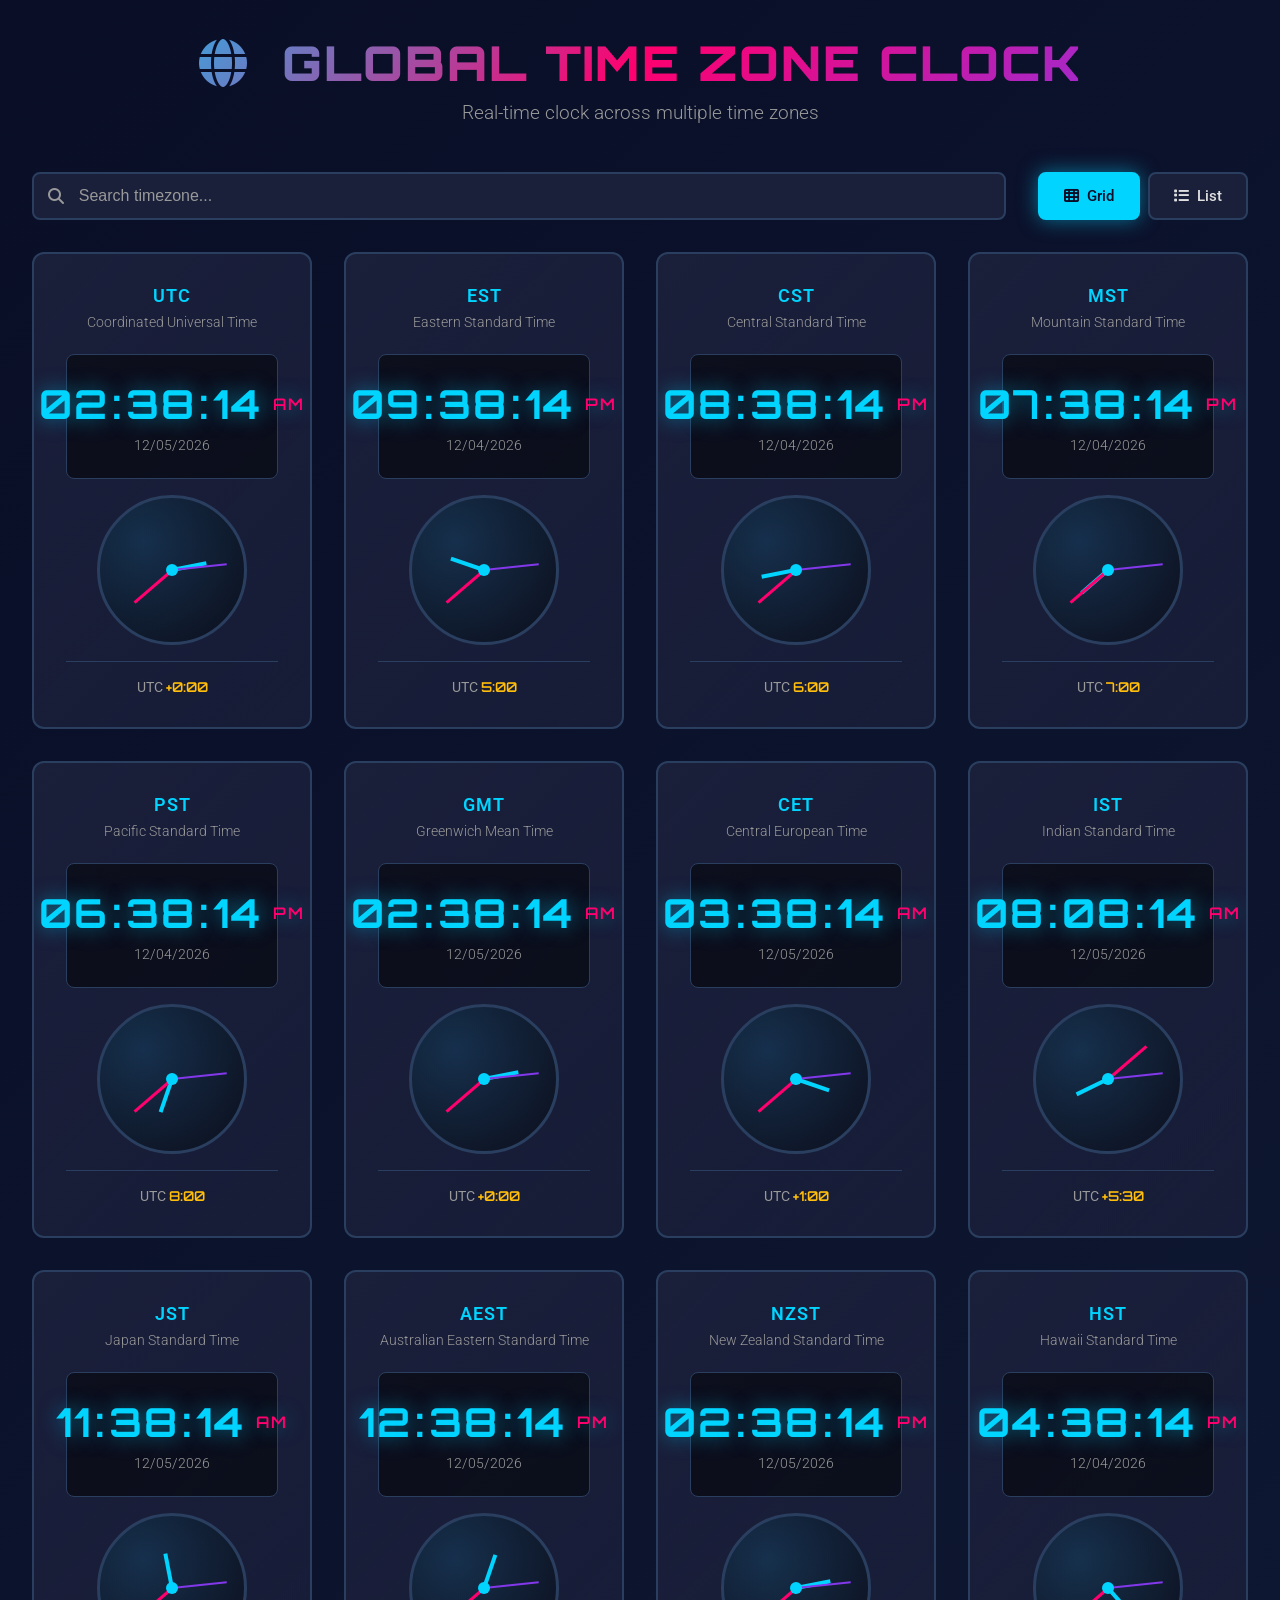
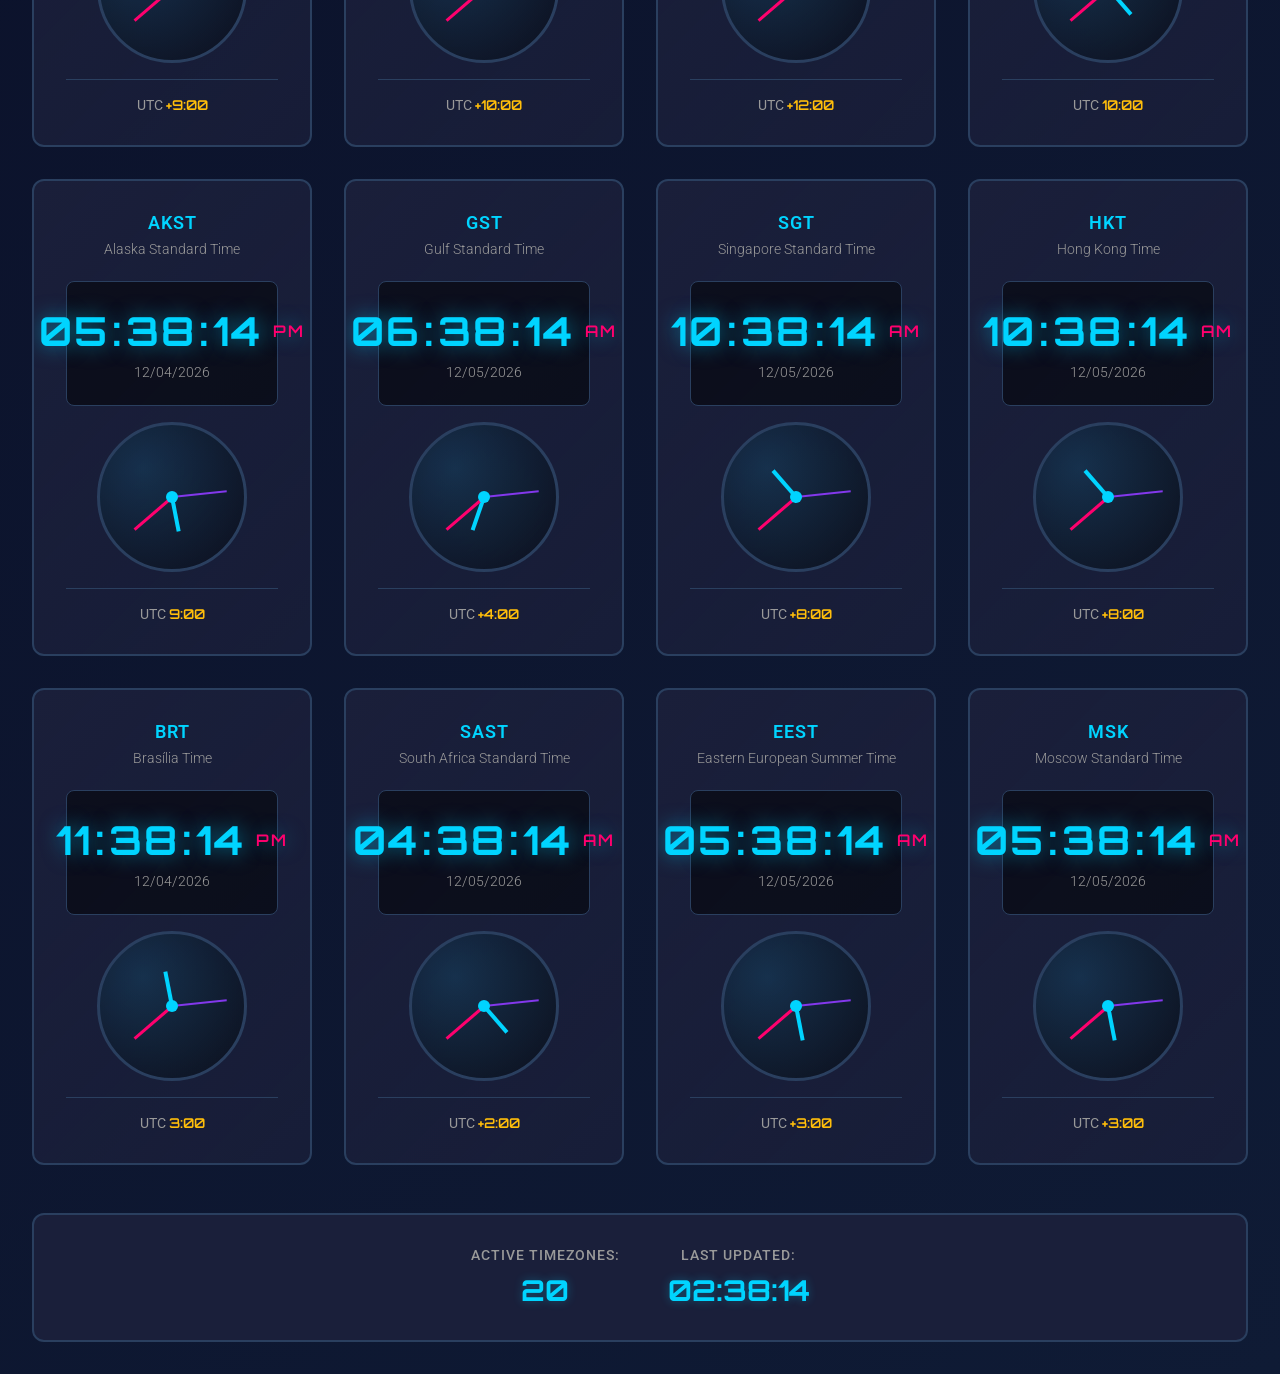
<file: clock.html>
<!DOCTYPE html>
<html lang="en">
<head>
    <meta charset="UTF-8">
    <meta name="viewport" content="width=device-width, initial-scale=1.0">
    <meta name="description" content="Digital Clock displaying time in multiple time zones">
    <title>Multi-Timezone Digital Clock</title>
    <link rel="stylesheet" href="clock-styles.css">
    <link rel="stylesheet" href="https://cdnjs.cloudflare.com/ajax/libs/font-awesome/6.4.0/css/all.min.css">
    <link href="https://fonts.googleapis.com/css2?family=Orbitron:wght@400;700;900&family=Roboto:wght@300;400;500;700&display=swap" rel="stylesheet">
</head>
<body>
    <div class="container">
        <!-- Header -->
        <div class="header">
            <h1><i class="fas fa-globe"></i> Global Time Zone Clock</h1>
            <p class="subtitle">Real-time clock across multiple time zones</p>
        </div>

        <!-- Controls -->
        <div class="controls">
            <div class="search-box">
                <input type="text" id="searchInput" placeholder="Search timezone...">
                <i class="fas fa-search"></i>
            </div>
            <div class="view-toggle">
                <button class="toggle-btn active" data-view="grid">
                    <i class="fas fa-th"></i> Grid
                </button>
                <button class="toggle-btn" data-view="list">
                    <i class="fas fa-list"></i> List
                </button>
            </div>
        </div>

        <!-- Clock Grid -->
        <div class="clocks-grid" id="clocksContainer">
            <!-- Clocks will be dynamically generated here -->
        </div>

        <!-- Stats Footer -->
        <div class="stats">
            <div class="stat-item">
                <span class="stat-label">Active Timezones:</span>
                <span class="stat-value" id="timezoneCount">0</span>
            </div>
            <div class="stat-item">
                <span class="stat-label">Last Updated:</span>
                <span class="stat-value" id="lastUpdated">--:--:--</span>
            </div>
        </div>
    </div>

    <script src="clock-script.js"></script>
</body>
</html>
</file>
<file: clock-styles.css>
/* ==================== GLOBAL STYLES ==================== */
* {
    margin: 0;
    padding: 0;
    box-sizing: border-box;
}

:root {
    --primary-color: #00d4ff;
    --secondary-color: #ff006e;
    --tertiary-color: #8338ec;
    --dark-bg: #0a0e27;
    --card-bg: #1a1f3a;
    --border-color: #2a3f5f;
    --text-light: #e0e0e0;
    --text-muted: #999;
    --accent-1: #ffbe0b;
    --accent-2: #fb5607;
}

html {
    scroll-behavior: smooth;
}

body {
    font-family: 'Roboto', sans-serif;
    background: linear-gradient(135deg, var(--dark-bg) 0%, #0f1b35 100%);
    color: var(--text-light);
    min-height: 100vh;
    overflow-x: hidden;
}

/* ==================== CONTAINER ==================== */
.container {
    max-width: 1400px;
    margin: 0 auto;
    padding: 2rem;
}

/* ==================== HEADER ==================== */
.header {
    text-align: center;
    margin-bottom: 3rem;
    animation: slideDown 0.6s ease;
}

.header h1 {
    font-family: 'Orbitron', sans-serif;
    font-size: 3rem;
    font-weight: 900;
    background: linear-gradient(135deg, var(--primary-color), var(--secondary-color), var(--tertiary-color));
    -webkit-background-clip: text;
    -webkit-text-fill-color: transparent;
    background-clip: text;
    margin-bottom: 0.5rem;
    letter-spacing: 2px;
    text-transform: uppercase;
}

.header h1 i {
    margin-right: 1rem;
    animation: spin 3s linear infinite;
}

.subtitle {
    font-size: 1.2rem;
    color: var(--text-muted);
    font-weight: 300;
}

/* ==================== CONTROLS ==================== */
.controls {
    display: flex;
    justify-content: space-between;
    align-items: center;
    margin-bottom: 2rem;
    gap: 2rem;
    flex-wrap: wrap;
    animation: fadeIn 0.8s ease 0.2s both;
}

.search-box {
    flex: 1;
    min-width: 250px;
    position: relative;
}

.search-box input {
    width: 100%;
    padding: 0.8rem 1.2rem 0.8rem 2.8rem;
    background-color: var(--card-bg);
    border: 2px solid var(--border-color);
    border-radius: 8px;
    color: var(--text-light);
    font-size: 1rem;
    transition: all 0.3s ease;
}

.search-box input:focus {
    outline: none;
    border-color: var(--primary-color);
    box-shadow: 0 0 20px rgba(0, 212, 255, 0.3);
}

.search-box input::placeholder {
    color: var(--text-muted);
}

.search-box i {
    position: absolute;
    left: 1rem;
    top: 50%;
    transform: translateY(-50%);
    color: var(--text-muted);
}

.view-toggle {
    display: flex;
    gap: 0.5rem;
}

.toggle-btn {
    padding: 0.8rem 1.5rem;
    background-color: var(--card-bg);
    border: 2px solid var(--border-color);
    color: var(--text-light);
    border-radius: 8px;
    cursor: pointer;
    font-family: 'Roboto', sans-serif;
    font-size: 0.95rem;
    font-weight: 500;
    transition: all 0.3s ease;
    display: flex;
    align-items: center;
    gap: 0.5rem;
}

.toggle-btn:hover {
    border-color: var(--primary-color);
    color: var(--primary-color);
}

.toggle-btn.active {
    background-color: var(--primary-color);
    border-color: var(--primary-color);
    color: var(--dark-bg);
    box-shadow: 0 0 20px rgba(0, 212, 255, 0.5);
}

/* ==================== CLOCKS GRID ==================== */
.clocks-grid {
    display: grid;
    grid-template-columns: repeat(auto-fill, minmax(280px, 1fr));
    gap: 2rem;
    margin-bottom: 3rem;
    animation: fadeIn 0.8s ease 0.4s both;
}

.clocks-grid.list-view {
    grid-template-columns: 1fr;
}

/* ==================== CLOCK CARD ==================== */
.clock-card {
    background: linear-gradient(135deg, var(--card-bg), rgba(26, 31, 58, 0.8));
    border: 2px solid var(--border-color);
    border-radius: 12px;
    padding: 2rem;
    text-align: center;
    transition: all 0.3s ease;
    position: relative;
    overflow: hidden;
}

.clock-card::before {
    content: '';
    position: absolute;
    top: 0;
    left: -100%;
    width: 100%;
    height: 100%;
    background: linear-gradient(90deg, transparent, rgba(0, 212, 255, 0.2), transparent);
    transition: left 0.5s ease;
}

.clock-card:hover {
    border-color: var(--primary-color);
    transform: translateY(-10px);
    box-shadow: 0 10px 40px rgba(0, 212, 255, 0.2);
}

.clock-card:hover::before {
    left: 100%;
}

.clock-card.hidden {
    display: none;
}

/* ==================== TIMEZONE INFO ==================== */
.timezone-name {
    font-size: 1.1rem;
    font-weight: 600;
    color: var(--primary-color);
    margin-bottom: 0.5rem;
    text-transform: uppercase;
    letter-spacing: 1px;
}

.timezone-region {
    font-size: 0.85rem;
    color: var(--text-muted);
    margin-bottom: 1.5rem;
    font-weight: 300;
}

/* ==================== DIGITAL DISPLAY ==================== */
.digital-display {
    background-color: rgba(0, 0, 0, 0.5);
    padding: 1.5rem;
    border-radius: 8px;
    margin-bottom: 1rem;
    border: 1px solid var(--border-color);
}

.digital-time {
    font-family: 'Orbitron', sans-serif;
    font-size: 2.5rem;
    font-weight: 700;
    color: var(--primary-color);
    text-shadow: 0 0 20px rgba(0, 212, 255, 0.5);
    letter-spacing: 2px;
    margin-bottom: 0.5rem;
    display: flex;
    justify-content: center;
    align-items: center;
    gap: 0.2rem;
}

.time-separator {
    animation: blink 1s infinite;
}

.digital-period {
    font-size: 1rem;
    color: var(--secondary-color);
    margin-left: 0.5rem;
    font-weight: 600;
}

.digital-date {
    font-size: 0.9rem;
    color: var(--text-muted);
    font-weight: 300;
    margin-top: 0.5rem;
}

/* ==================== ANALOG CLOCK ==================== */
.analog-clock {
    width: 150px;
    height: 150px;
    border-radius: 50%;
    background: radial-gradient(circle at 30% 30%, rgba(0, 212, 255, 0.1), rgba(0, 0, 0, 0.5));
    border: 3px solid var(--border-color);
    position: relative;
    margin: 1rem auto;
}

.clock-center {
    position: absolute;
    width: 12px;
    height: 12px;
    background-color: var(--primary-color);
    border-radius: 50%;
    top: 50%;
    left: 50%;
    transform: translate(-50%, -50%);
    z-index: 10;
}

.hand {
    position: absolute;
    background-color: var(--primary-color);
    left: 50%;
    transform-origin: bottom center;
    bottom: 50%;
}

.hand.hour {
    width: 4px;
    height: 35px;
    margin-left: -2px;
    background-color: var(--primary-color);
}

.hand.minute {
    width: 3px;
    height: 50px;
    margin-left: -1.5px;
    background-color: var(--secondary-color);
}

.hand.second {
    width: 2px;
    height: 55px;
    margin-left: -1px;
    background-color: var(--tertiary-color);
}

.clock-number {
    position: absolute;
    width: 100%;
    height: 100%;
    text-align: center;
    font-size: 10px;
    color: var(--text-muted);
    font-weight: 600;
}

.clock-number span {
    display: inline-block;
    position: absolute;
    left: 50%;
    width: 100%;
}

/* ==================== TIMEZONE OFFSET ==================== */
.timezone-offset {
    font-size: 0.85rem;
    color: var(--accent-1);
    margin-top: 1rem;
    padding-top: 1rem;
    border-top: 1px solid var(--border-color);
}

.offset-label {
    color: var(--text-muted);
    font-weight: 400;
}

.offset-value {
    font-weight: 600;
    font-family: 'Orbitron', sans-serif;
}

/* ==================== STATS ==================== */
.stats {
    display: flex;
    justify-content: center;
    gap: 3rem;
    padding: 2rem;
    background-color: var(--card-bg);
    border: 2px solid var(--border-color);
    border-radius: 12px;
    text-align: center;
    animation: fadeIn 0.8s ease 0.6s both;
}

.stat-item {
    display: flex;
    flex-direction: column;
    gap: 0.5rem;
}

.stat-label {
    font-size: 0.9rem;
    color: var(--text-muted);
    font-weight: 500;
    text-transform: uppercase;
    letter-spacing: 1px;
}

.stat-value {
    font-family: 'Orbitron', sans-serif;
    font-size: 1.8rem;
    color: var(--primary-color);
    font-weight: 700;
    text-shadow: 0 0 10px rgba(0, 212, 255, 0.3);
}

/* ==================== ANIMATIONS ==================== */
@keyframes slideDown {
    from {
        opacity: 0;
        transform: translateY(-30px);
    }
    to {
        opacity: 1;
        transform: translateY(0);
    }
}

@keyframes fadeIn {
    from {
        opacity: 0;
    }
    to {
        opacity: 1;
    }
}

@keyframes spin {
    from {
        transform: rotate(0deg);
    }
    to {
        transform: rotate(360deg);
    }
}

@keyframes blink {
    0%, 49% {
        opacity: 1;
    }
    50%, 100% {
        opacity: 0;
    }
}

@keyframes glow {
    0%, 100% {
        text-shadow: 0 0 10px rgba(0, 212, 255, 0.5);
    }
    50% {
        text-shadow: 0 0 20px rgba(0, 212, 255, 1);
    }
}

/* ==================== RESPONSIVE DESIGN ==================== */
@media (max-width: 1200px) {
    .clocks-grid {
        grid-template-columns: repeat(auto-fill, minmax(250px, 1fr));
        gap: 1.5rem;
    }

    .header h1 {
        font-size: 2.5rem;
    }
}

@media (max-width: 768px) {
    .container {
        padding: 1rem;
    }

    .header h1 {
        font-size: 2rem;
    }

    .header h1 i {
        margin-right: 0.5rem;
    }

    .subtitle {
        font-size: 1rem;
    }

    .controls {
        flex-direction: column;
        gap: 1rem;
    }

    .search-box {
        width: 100%;
    }

    .view-toggle {
        width: 100%;
        justify-content: center;
    }

    .toggle-btn {
        flex: 1;
        justify-content: center;
    }

    .clocks-grid {
        grid-template-columns: 1fr;
        gap: 1.5rem;
    }

    .stats {
        flex-direction: column;
        gap: 1.5rem;
    }

    .digital-time {
        font-size: 2rem;
    }

    .analog-clock {
        width: 120px;
        height: 120px;
    }
}

@media (max-width: 480px) {
    .header h1 {
        font-size: 1.5rem;
    }

    .subtitle {
        font-size: 0.9rem;
    }

    .clock-card {
        padding: 1.5rem 1rem;
    }

    .digital-time {
        font-size: 1.8rem;
    }

    .timezone-name {
        font-size: 0.95rem;
    }

    .analog-clock {
        width: 100px;
        height: 100px;
    }

    .stats {
        padding: 1.5rem;
    }

    .stat-value {
        font-size: 1.4rem;
    }
}

/* ==================== SCROLLBAR STYLING ==================== */
::-webkit-scrollbar {
    width: 10px;
}

::-webkit-scrollbar-track {
    background: var(--dark-bg);
}

::-webkit-scrollbar-thumb {
    background: var(--primary-color);
    border-radius: 5px;
}

::-webkit-scrollbar-thumb:hover {
    background: var(--secondary-color);
}
</file>
